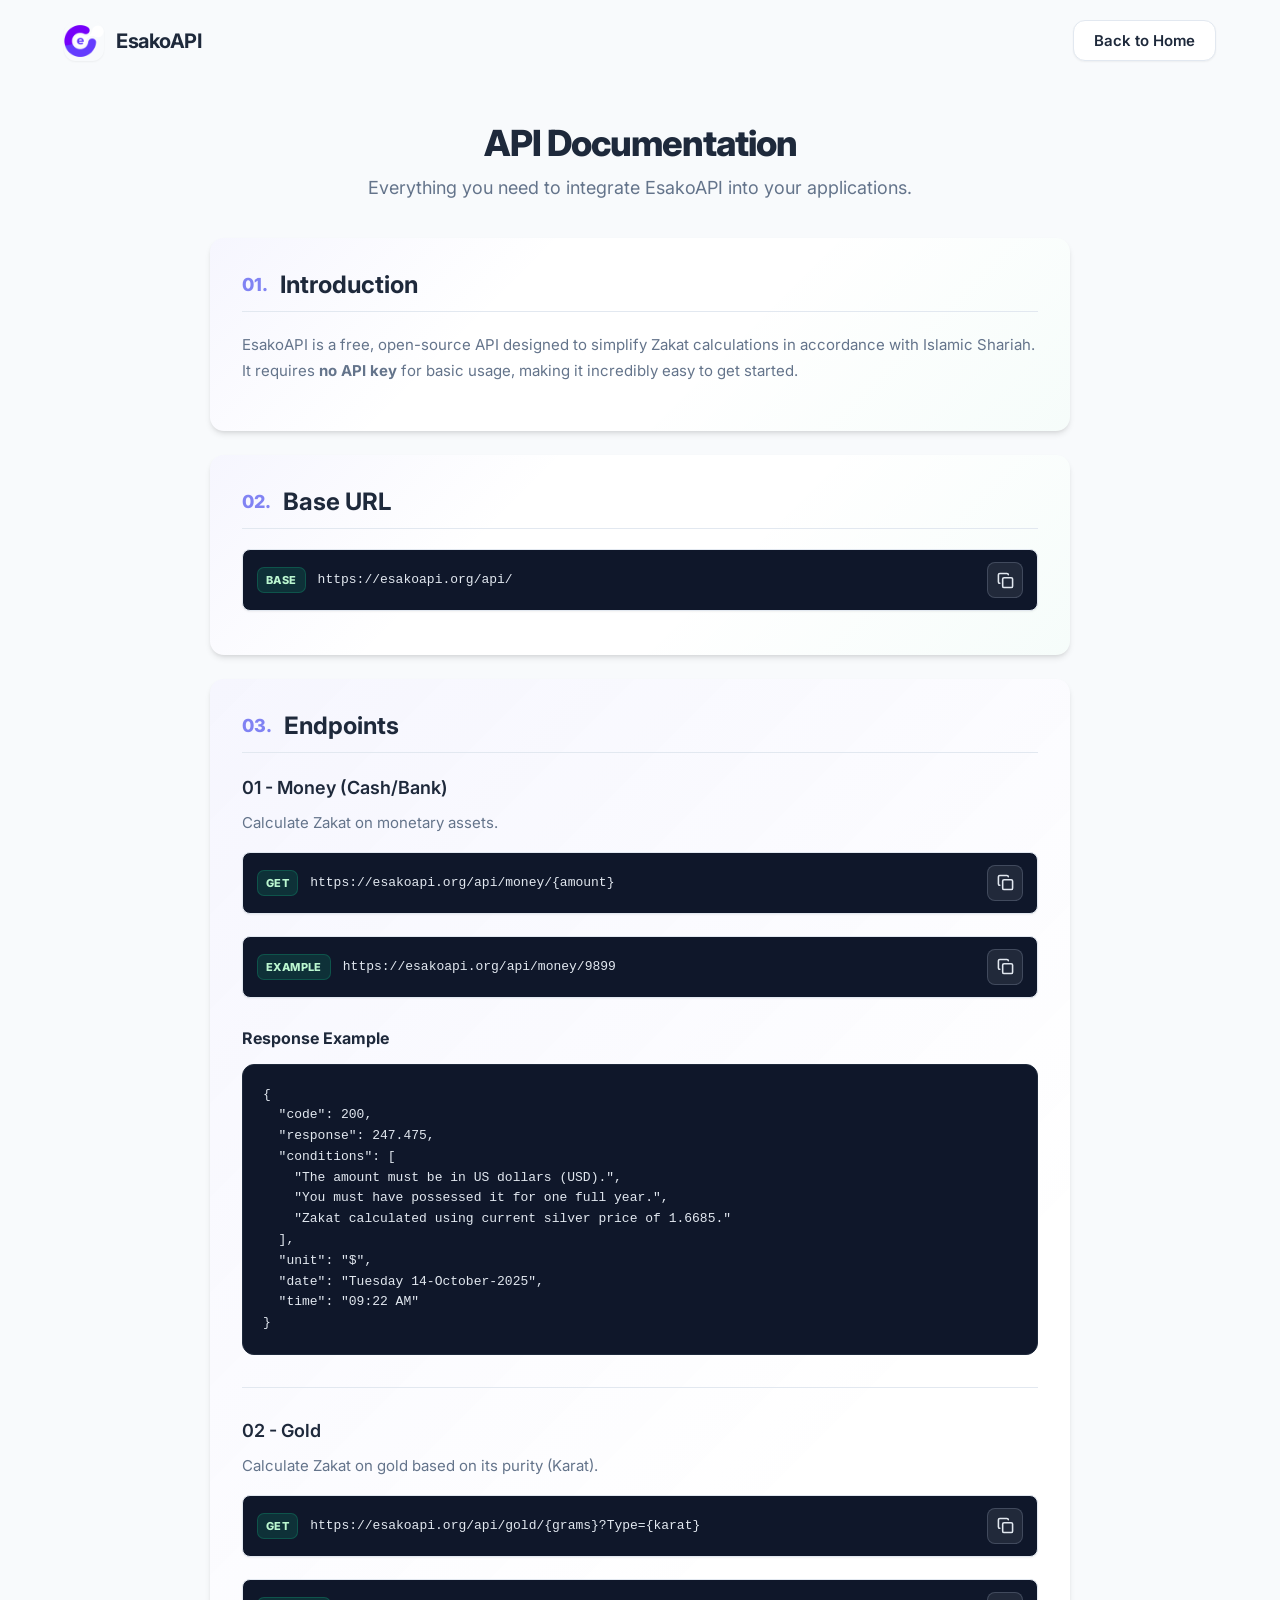
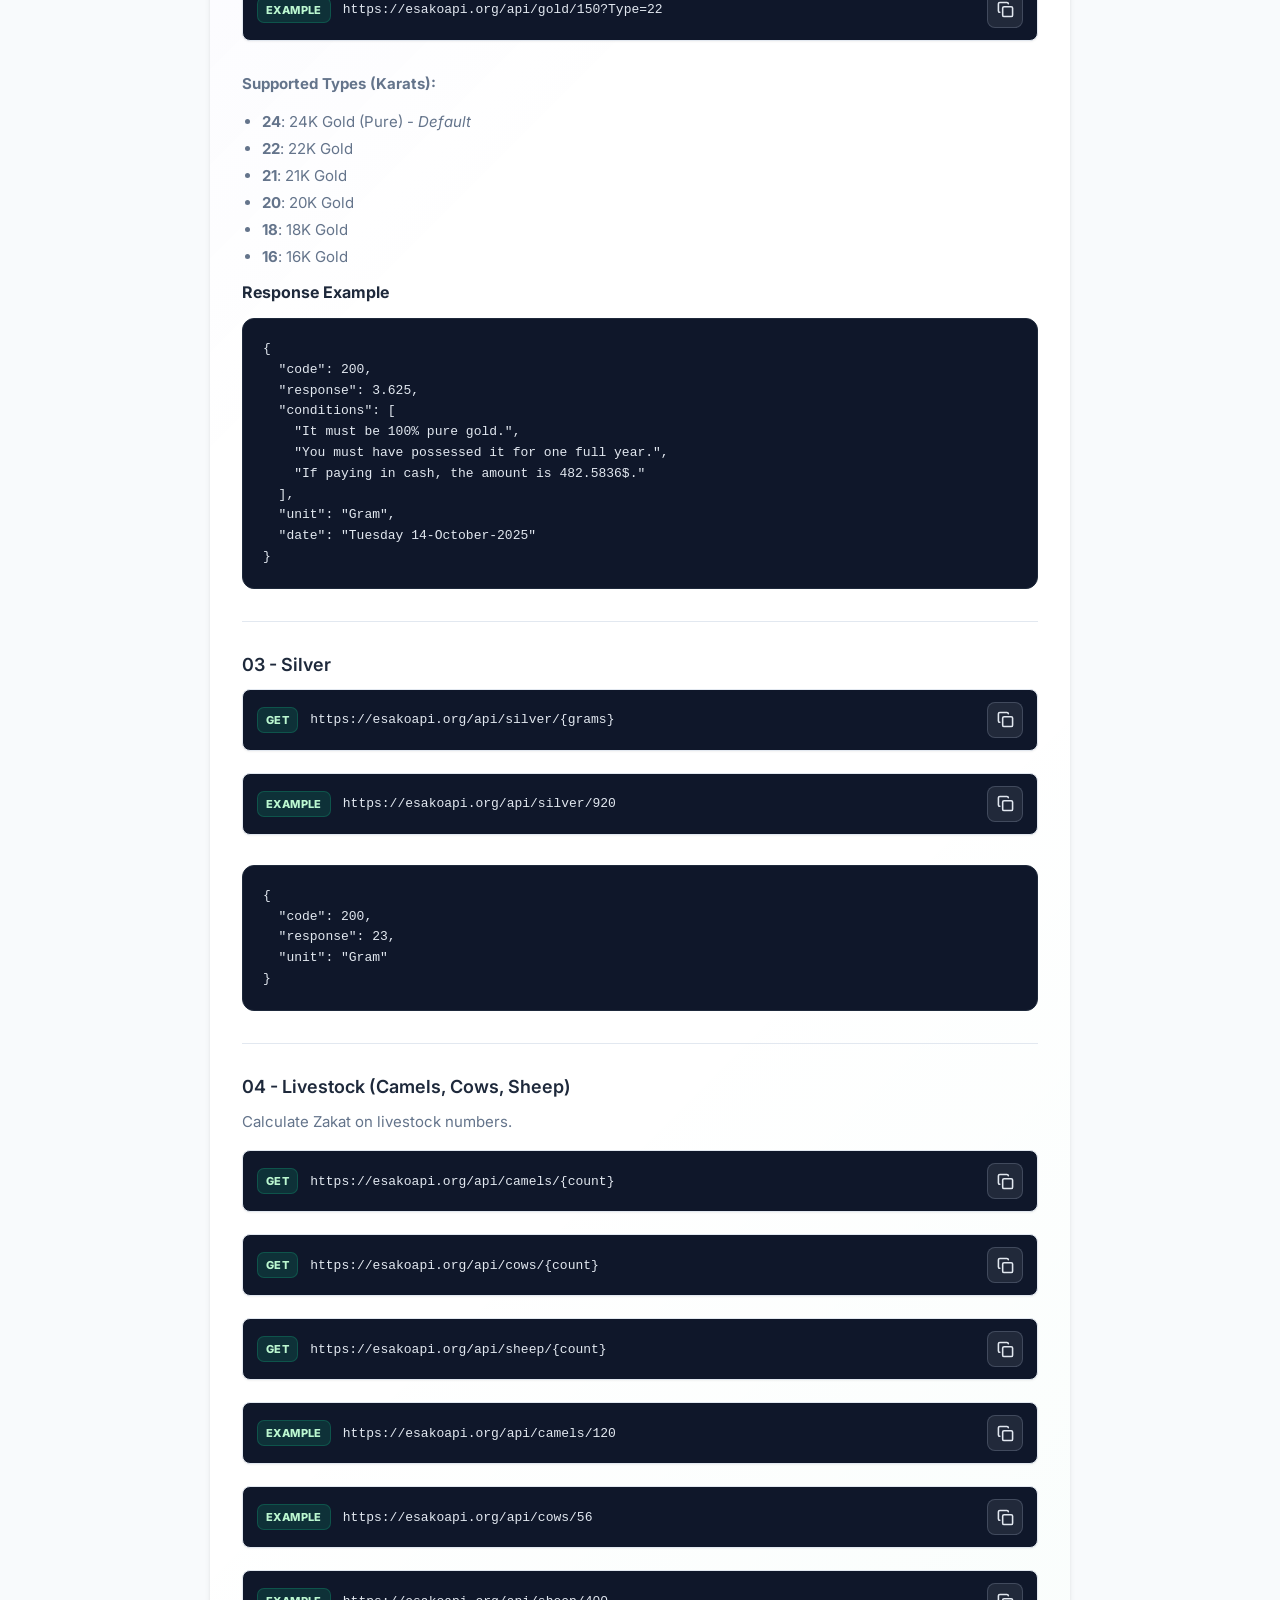
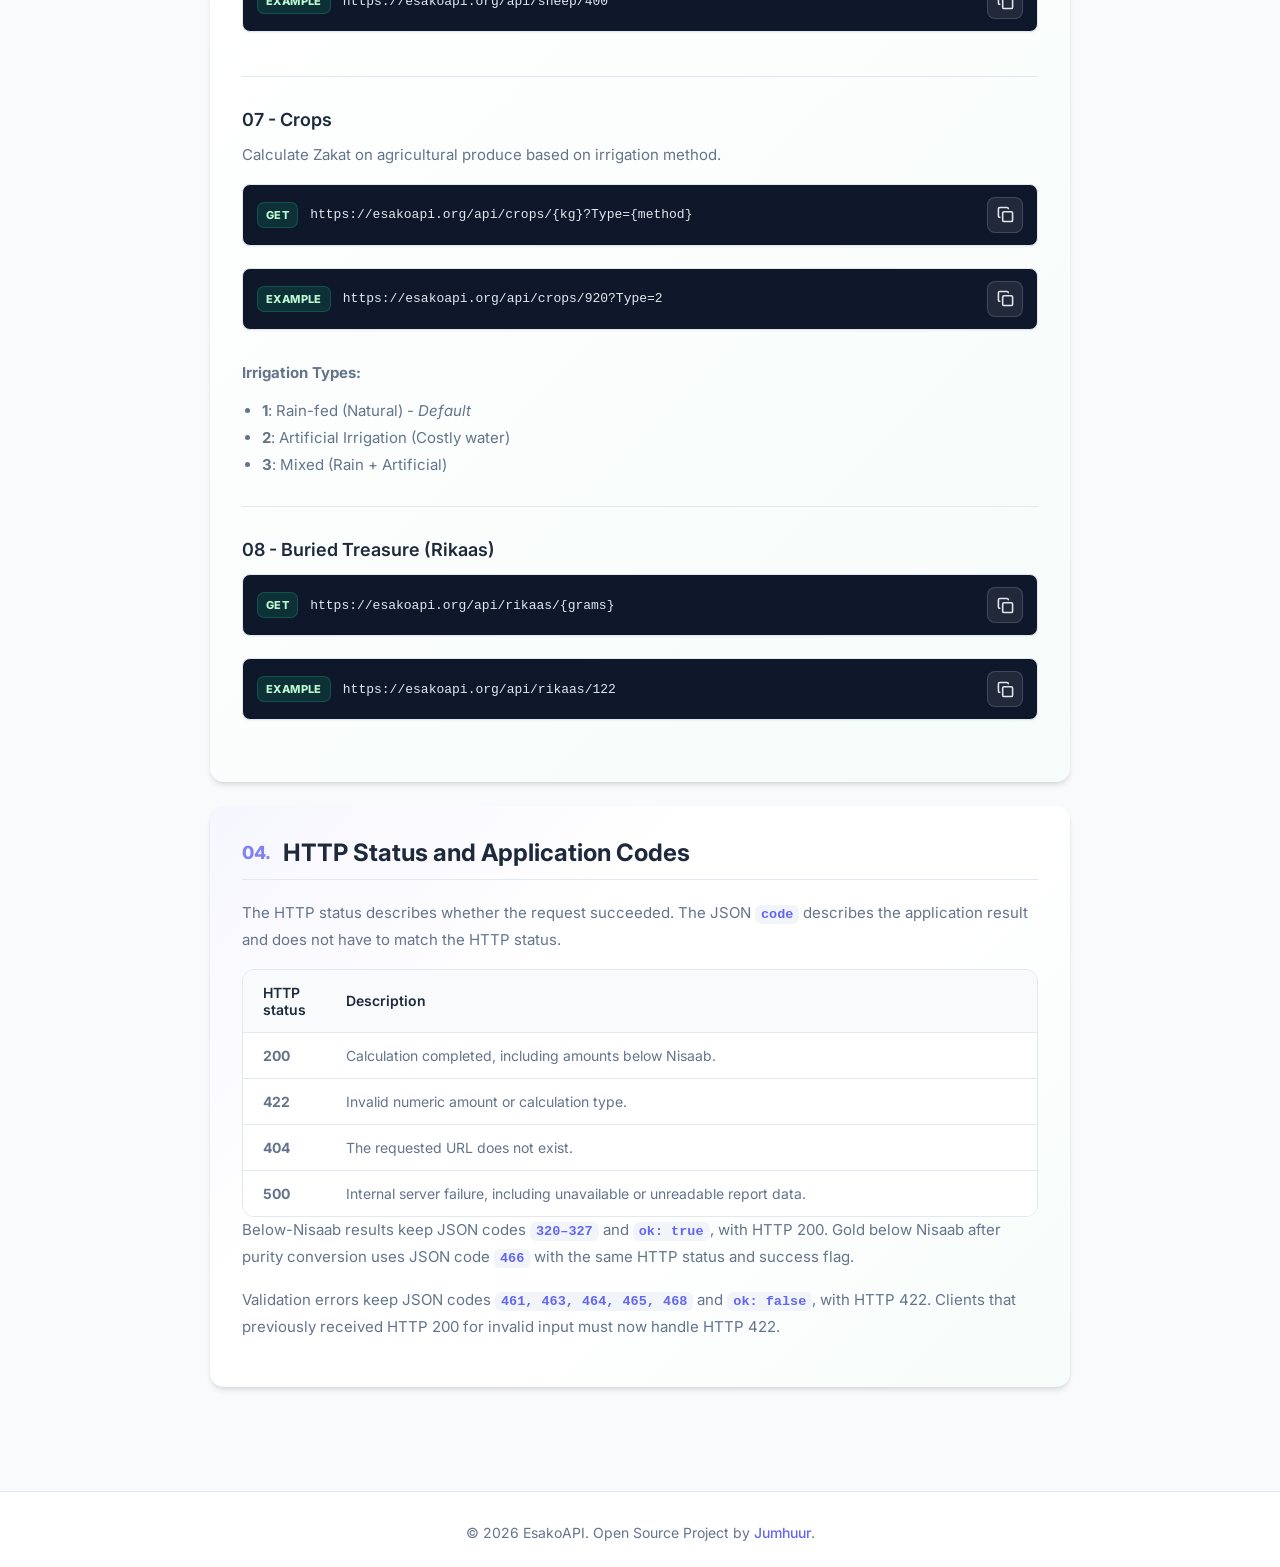
<file: static/docs.html>
<!doctype html>
<html lang="en">
  <head>
    <meta charset="utf-8" />
    <meta name="viewport" content="width=device-width, initial-scale=1" />
    <title>EsakoAPI - Documentation</title>
    <meta
      name="description"
      content="Official EsakoAPI documentation with endpoints and examples for calculating Zakat on money, gold, silver, livestock, crops, and more."
    />
    <meta
      name="keywords"
      content="EsakoAPI documentation, Zakat API docs, Islamic API documentation, Zakat calculator API, FastAPI Zakat endpoints"
    />
    <meta name="author" content="Jumhuur" />
    <meta name="robots" content="index, follow" />
    <meta name="application-name" content="EsakoAPI" />
    <link rel="canonical" href="https://esakoapi.org/doc" />

    <meta property="og:site_name" content="EsakoAPI" />
    <meta property="og:type" content="article" />
    <meta property="og:locale" content="en_US" />
    <meta property="og:url" content="https://esakoapi.org/doc" />
    <meta property="og:title" content="EsakoAPI Documentation" />
    <meta
      property="og:description"
      content="Explore EsakoAPI endpoints and examples for integrating Islamic Zakat calculations into your application."
    />
    <meta
      property="og:image"
      content="https://esakoapi.org/static/images/icon-512x512.png"
    />
    <meta property="og:image:width" content="512" />
    <meta property="og:image:height" content="512" />
    <meta property="og:image:alt" content="EsakoAPI logo" />

    <meta name="twitter:card" content="summary" />
    <meta name="twitter:title" content="EsakoAPI Documentation" />
    <meta
      name="twitter:description"
      content="Explore EsakoAPI endpoints and examples for integrating Islamic Zakat calculations into your application."
    />
    <meta
      name="twitter:image"
      content="https://esakoapi.org/static/images/icon-512x512.png"
    />
    <meta name="theme-color" content="#6366f1" />
    <link rel="icon" href="/static/images/Favicon.ico" sizes="any" />
    <link
      rel="icon"
      type="image/png"
      sizes="192x192"
      href="/static/images/icon-192x192.png"
    />
    <link rel="apple-touch-icon" href="/static/images/icon-192x192.png" />

    <!-- Google Fonts: Inter -->
    <link rel="preconnect" href="https://fonts.googleapis.com" />
    <link rel="preconnect" href="https://fonts.gstatic.com" crossorigin />
    <link
      href="https://fonts.googleapis.com/css2?family=Inter:wght@400;500;600;700;800&display=swap"
      rel="stylesheet"
    />

    <script type="application/ld+json">
      {
        "@context": "https://schema.org",
        "@type": "TechArticle",
        "headline": "EsakoAPI Documentation",
        "description": "Official documentation and examples for the EsakoAPI Islamic Zakat calculation API.",
        "url": "https://esakoapi.org/doc",
        "author": {
          "@type": "Person",
          "name": "Jumhuur",
          "url": "https://github.com/jumhuur"
        },
        "publisher": {
          "@type": "Organization",
          "name": "EsakoAPI",
          "logo": {
            "@type": "ImageObject",
            "url": "https://esakoapi.org/static/images/icon-512x512.png"
          }
        },
        "about": "Islamic Zakat calculation API documentation"
      }
    </script>

    <link rel="stylesheet" href="/static/css/docs.css" />
  </head>

  <body>
    <nav class="navbar">
      <a href="/" class="brand">
        <div class="brand-logo">
          <img src="/static/images/icon-192x192.png" alt="" />
        </div>
        <span class="brand-text">EsakoAPI</span>
      </a>
      <a href="/" class="btn-outline"> Back to Home </a>
    </nav>

    <div class="container">
      <div class="page-header">
        <h1>API Documentation</h1>
        <p>Everything you need to integrate EsakoAPI into your applications.</p>
      </div>

      <div class="section">
        <h2><span>01.</span> Introduction</h2>
        <p>
          EsakoAPI is a free, open-source API designed to simplify Zakat
          calculations in accordance with Islamic Shariah. It requires
          <strong>no API key</strong> for basic usage, making it incredibly easy
          to get started.
        </p>
      </div>

      <div class="section">
        <h2><span>02.</span> Base URL</h2>
        <div class="endpoint-url" data-copy-url="https://esakoapi.org/api/">
          <span class="endpoint-method">BASE</span>
          <span class="endpoint-text">https://esakoapi.org/api/</span>
          <button class="copy-btn" type="button" aria-label="Copy base URL">
            <svg
              class="copy-icon"
              aria-hidden="true"
              viewBox="0 0 24 24"
              fill="none"
              stroke="currentColor"
              stroke-linecap="round"
              stroke-linejoin="round"
            >
              <rect width="14" height="14" x="8" y="8" rx="2" ry="2" />
              <path
                d="M4 16c-1.1 0-2-.9-2-2V4c0-1.1.9-2 2-2h10c1.1 0 2 .9 2 2"
              />
            </svg>
            <svg
              class="check-icon"
              aria-hidden="true"
              viewBox="0 0 24 24"
              fill="none"
              stroke="currentColor"
              stroke-linecap="round"
              stroke-linejoin="round"
            >
              <path d="M20 6 9 17l-5-5" />
            </svg>
          </button>
        </div>
      </div>

      <div class="section">
        <h2><span>03.</span> Endpoints</h2>

        <h3>01 - Money (Cash/Bank)</h3>
        <p>Calculate Zakat on monetary assets.</p>
        <div class="endpoint-group">
          <div
            class="endpoint-url"
            data-copy-url="https://esakoapi.org/api/money/{amount}"
          >
            <span class="endpoint-method">GET</span>
            <span class="endpoint-text"
              >https://esakoapi.org/api/money/{amount}</span
            >
            <button
              class="copy-btn"
              type="button"
              aria-label="Copy money endpoint"
            >
              <svg
                class="copy-icon"
                aria-hidden="true"
                viewBox="0 0 24 24"
                fill="none"
                stroke="currentColor"
                stroke-linecap="round"
                stroke-linejoin="round"
              >
                <rect width="14" height="14" x="8" y="8" rx="2" ry="2" />
                <path
                  d="M4 16c-1.1 0-2-.9-2-2V4c0-1.1.9-2 2-2h10c1.1 0 2 .9 2 2"
                />
              </svg>
              <svg
                class="check-icon"
                aria-hidden="true"
                viewBox="0 0 24 24"
                fill="none"
                stroke="currentColor"
                stroke-linecap="round"
                stroke-linejoin="round"
              >
                <path d="M20 6 9 17l-5-5" />
              </svg>
            </button>
          </div>
          <div
            class="endpoint-url"
            data-copy-url="https://esakoapi.org/api/money/9899"
          >
            <span class="endpoint-method">EXAMPLE</span>
            <span class="endpoint-text"
              >https://esakoapi.org/api/money/9899</span
            >
            <button
              class="copy-btn"
              type="button"
              aria-label="Copy money example"
            >
              <svg
                class="copy-icon"
                aria-hidden="true"
                viewBox="0 0 24 24"
                fill="none"
                stroke="currentColor"
                stroke-linecap="round"
                stroke-linejoin="round"
              >
                <rect width="14" height="14" x="8" y="8" rx="2" ry="2" />
                <path
                  d="M4 16c-1.1 0-2-.9-2-2V4c0-1.1.9-2 2-2h10c1.1 0 2 .9 2 2"
                />
              </svg>
              <svg
                class="check-icon"
                aria-hidden="true"
                viewBox="0 0 24 24"
                fill="none"
                stroke="currentColor"
                stroke-linecap="round"
                stroke-linejoin="round"
              >
                <path d="M20 6 9 17l-5-5" />
              </svg>
            </button>
          </div>
        </div>

        <h4>Response Example</h4>
        <pre>
{
  "code": 200,
  "response": 247.475,
  "conditions": [
    "The amount must be in US dollars (USD).",
    "You must have possessed it for one full year.",
    "Zakat calculated using current silver price of 1.6685."
  ],
  "unit": "$",
  "date": "Tuesday 14-October-2025",
  "time": "09:22 AM"
}</pre
        >

        <hr class="subtle-divider" />

        <h3>02 - Gold</h3>
        <p>Calculate Zakat on gold based on its purity (Karat).</p>
        <div class="endpoint-group">
          <div
            class="endpoint-url"
            data-copy-url="https://esakoapi.org/api/gold/{grams}?Type={karat}"
          >
            <span class="endpoint-method">GET</span>
            <span class="endpoint-text"
              >https://esakoapi.org/api/gold/{grams}?Type={karat}</span
            >
            <button
              class="copy-btn"
              type="button"
              aria-label="Copy gold endpoint"
            >
              <svg
                class="copy-icon"
                aria-hidden="true"
                viewBox="0 0 24 24"
                fill="none"
                stroke="currentColor"
                stroke-linecap="round"
                stroke-linejoin="round"
              >
                <rect width="14" height="14" x="8" y="8" rx="2" ry="2" />
                <path
                  d="M4 16c-1.1 0-2-.9-2-2V4c0-1.1.9-2 2-2h10c1.1 0 2 .9 2 2"
                />
              </svg>
              <svg
                class="check-icon"
                aria-hidden="true"
                viewBox="0 0 24 24"
                fill="none"
                stroke="currentColor"
                stroke-linecap="round"
                stroke-linejoin="round"
              >
                <path d="M20 6 9 17l-5-5" />
              </svg>
            </button>
          </div>
          <div
            class="endpoint-url"
            data-copy-url="https://esakoapi.org/api/gold/150?Type=22"
          >
            <span class="endpoint-method">EXAMPLE</span>
            <span class="endpoint-text"
              >https://esakoapi.org/api/gold/150?Type=22</span
            >
            <button
              class="copy-btn"
              type="button"
              aria-label="Copy gold example"
            >
              <svg
                class="copy-icon"
                aria-hidden="true"
                viewBox="0 0 24 24"
                fill="none"
                stroke="currentColor"
                stroke-linecap="round"
                stroke-linejoin="round"
              >
                <rect width="14" height="14" x="8" y="8" rx="2" ry="2" />
                <path
                  d="M4 16c-1.1 0-2-.9-2-2V4c0-1.1.9-2 2-2h10c1.1 0 2 .9 2 2"
                />
              </svg>
              <svg
                class="check-icon"
                aria-hidden="true"
                viewBox="0 0 24 24"
                fill="none"
                stroke="currentColor"
                stroke-linecap="round"
                stroke-linejoin="round"
              >
                <path d="M20 6 9 17l-5-5" />
              </svg>
            </button>
          </div>
        </div>

        <p><strong>Supported Types (Karats):</strong></p>
        <ul>
          <li><strong>24</strong>: 24K Gold (Pure) - <em>Default</em></li>
          <li><strong>22</strong>: 22K Gold</li>
          <li><strong>21</strong>: 21K Gold</li>
          <li><strong>20</strong>: 20K Gold</li>
          <li><strong>18</strong>: 18K Gold</li>
          <li><strong>16</strong>: 16K Gold</li>
        </ul>

        <h4>Response Example</h4>
        <pre>
{
  "code": 200,
  "response": 3.625,
  "conditions": [
    "It must be 100% pure gold.",
    "You must have possessed it for one full year.",
    "If paying in cash, the amount is 482.5836$."
  ],
  "unit": "Gram",
  "date": "Tuesday 14-October-2025"
}</pre
        >

        <hr class="subtle-divider" />

        <h3>03 - Silver</h3>
        <div class="endpoint-group">
          <div
            class="endpoint-url"
            data-copy-url="https://esakoapi.org/api/silver/{grams}"
          >
            <span class="endpoint-method">GET</span>
            <span class="endpoint-text"
              >https://esakoapi.org/api/silver/{grams}</span
            >
            <button
              class="copy-btn"
              type="button"
              aria-label="Copy silver endpoint"
            >
              <svg
                class="copy-icon"
                aria-hidden="true"
                viewBox="0 0 24 24"
                fill="none"
                stroke="currentColor"
                stroke-linecap="round"
                stroke-linejoin="round"
              >
                <rect width="14" height="14" x="8" y="8" rx="2" ry="2" />
                <path
                  d="M4 16c-1.1 0-2-.9-2-2V4c0-1.1.9-2 2-2h10c1.1 0 2 .9 2 2"
                />
              </svg>
              <svg
                class="check-icon"
                aria-hidden="true"
                viewBox="0 0 24 24"
                fill="none"
                stroke="currentColor"
                stroke-linecap="round"
                stroke-linejoin="round"
              >
                <path d="M20 6 9 17l-5-5" />
              </svg>
            </button>
          </div>
          <div
            class="endpoint-url"
            data-copy-url="https://esakoapi.org/api/silver/920"
          >
            <span class="endpoint-method">EXAMPLE</span>
            <span class="endpoint-text"
              >https://esakoapi.org/api/silver/920</span
            >
            <button
              class="copy-btn"
              type="button"
              aria-label="Copy silver example"
            >
              <svg
                class="copy-icon"
                aria-hidden="true"
                viewBox="0 0 24 24"
                fill="none"
                stroke="currentColor"
                stroke-linecap="round"
                stroke-linejoin="round"
              >
                <rect width="14" height="14" x="8" y="8" rx="2" ry="2" />
                <path
                  d="M4 16c-1.1 0-2-.9-2-2V4c0-1.1.9-2 2-2h10c1.1 0 2 .9 2 2"
                />
              </svg>
              <svg
                class="check-icon"
                aria-hidden="true"
                viewBox="0 0 24 24"
                fill="none"
                stroke="currentColor"
                stroke-linecap="round"
                stroke-linejoin="round"
              >
                <path d="M20 6 9 17l-5-5" />
              </svg>
            </button>
          </div>
        </div>
        <pre>
{
  "code": 200,
  "response": 23,
  "unit": "Gram"
}</pre
        >

        <hr class="subtle-divider" />

        <h3>04 - Livestock (Camels, Cows, Sheep)</h3>
        <p>Calculate Zakat on livestock numbers.</p>

        <div class="endpoint-group">
          <div
            class="endpoint-url"
            data-copy-url="https://esakoapi.org/api/camels/{count}"
          >
            <span class="endpoint-method">GET</span>
            <span class="endpoint-text"
              >https://esakoapi.org/api/camels/{count}</span
            >
            <button
              class="copy-btn"
              type="button"
              aria-label="Copy camels endpoint"
            >
              <svg
                class="copy-icon"
                aria-hidden="true"
                viewBox="0 0 24 24"
                fill="none"
                stroke="currentColor"
                stroke-linecap="round"
                stroke-linejoin="round"
              >
                <rect width="14" height="14" x="8" y="8" rx="2" ry="2" />
                <path
                  d="M4 16c-1.1 0-2-.9-2-2V4c0-1.1.9-2 2-2h10c1.1 0 2 .9 2 2"
                />
              </svg>
              <svg
                class="check-icon"
                aria-hidden="true"
                viewBox="0 0 24 24"
                fill="none"
                stroke="currentColor"
                stroke-linecap="round"
                stroke-linejoin="round"
              >
                <path d="M20 6 9 17l-5-5" />
              </svg>
            </button>
          </div>
          <div
            class="endpoint-url"
            data-copy-url="https://esakoapi.org/api/cows/{count}"
          >
            <span class="endpoint-method">GET</span>
            <span class="endpoint-text"
              >https://esakoapi.org/api/cows/{count}</span
            >
            <button
              class="copy-btn"
              type="button"
              aria-label="Copy cows endpoint"
            >
              <svg
                class="copy-icon"
                aria-hidden="true"
                viewBox="0 0 24 24"
                fill="none"
                stroke="currentColor"
                stroke-linecap="round"
                stroke-linejoin="round"
              >
                <rect width="14" height="14" x="8" y="8" rx="2" ry="2" />
                <path
                  d="M4 16c-1.1 0-2-.9-2-2V4c0-1.1.9-2 2-2h10c1.1 0 2 .9 2 2"
                />
              </svg>
              <svg
                class="check-icon"
                aria-hidden="true"
                viewBox="0 0 24 24"
                fill="none"
                stroke="currentColor"
                stroke-linecap="round"
                stroke-linejoin="round"
              >
                <path d="M20 6 9 17l-5-5" />
              </svg>
            </button>
          </div>
          <div
            class="endpoint-url"
            data-copy-url="https://esakoapi.org/api/sheep/{count}"
          >
            <span class="endpoint-method">GET</span>
            <span class="endpoint-text"
              >https://esakoapi.org/api/sheep/{count}</span
            >
            <button
              class="copy-btn"
              type="button"
              aria-label="Copy sheep endpoint"
            >
              <svg
                class="copy-icon"
                aria-hidden="true"
                viewBox="0 0 24 24"
                fill="none"
                stroke="currentColor"
                stroke-linecap="round"
                stroke-linejoin="round"
              >
                <rect width="14" height="14" x="8" y="8" rx="2" ry="2" />
                <path
                  d="M4 16c-1.1 0-2-.9-2-2V4c0-1.1.9-2 2-2h10c1.1 0 2 .9 2 2"
                />
              </svg>
              <svg
                class="check-icon"
                aria-hidden="true"
                viewBox="0 0 24 24"
                fill="none"
                stroke="currentColor"
                stroke-linecap="round"
                stroke-linejoin="round"
              >
                <path d="M20 6 9 17l-5-5" />
              </svg>
            </button>
          </div>
          <div
            class="endpoint-url"
            data-copy-url="https://esakoapi.org/api/camels/120"
          >
            <span class="endpoint-method">EXAMPLE</span>
            <span class="endpoint-text"
              >https://esakoapi.org/api/camels/120</span
            >
            <button
              class="copy-btn"
              type="button"
              aria-label="Copy camels example"
            >
              <svg
                class="copy-icon"
                aria-hidden="true"
                viewBox="0 0 24 24"
                fill="none"
                stroke="currentColor"
                stroke-linecap="round"
                stroke-linejoin="round"
              >
                <rect width="14" height="14" x="8" y="8" rx="2" ry="2" />
                <path
                  d="M4 16c-1.1 0-2-.9-2-2V4c0-1.1.9-2 2-2h10c1.1 0 2 .9 2 2"
                />
              </svg>
              <svg
                class="check-icon"
                aria-hidden="true"
                viewBox="0 0 24 24"
                fill="none"
                stroke="currentColor"
                stroke-linecap="round"
                stroke-linejoin="round"
              >
                <path d="M20 6 9 17l-5-5" />
              </svg>
            </button>
          </div>
          <div
            class="endpoint-url"
            data-copy-url="https://esakoapi.org/api/cows/56"
          >
            <span class="endpoint-method">EXAMPLE</span>
            <span class="endpoint-text">https://esakoapi.org/api/cows/56</span>
            <button
              class="copy-btn"
              type="button"
              aria-label="Copy cows example"
            >
              <svg
                class="copy-icon"
                aria-hidden="true"
                viewBox="0 0 24 24"
                fill="none"
                stroke="currentColor"
                stroke-linecap="round"
                stroke-linejoin="round"
              >
                <rect width="14" height="14" x="8" y="8" rx="2" ry="2" />
                <path
                  d="M4 16c-1.1 0-2-.9-2-2V4c0-1.1.9-2 2-2h10c1.1 0 2 .9 2 2"
                />
              </svg>
              <svg
                class="check-icon"
                aria-hidden="true"
                viewBox="0 0 24 24"
                fill="none"
                stroke="currentColor"
                stroke-linecap="round"
                stroke-linejoin="round"
              >
                <path d="M20 6 9 17l-5-5" />
              </svg>
            </button>
          </div>
          <div
            class="endpoint-url"
            data-copy-url="https://esakoapi.org/api/sheep/400"
          >
            <span class="endpoint-method">EXAMPLE</span>
            <span class="endpoint-text"
              >https://esakoapi.org/api/sheep/400</span
            >
            <button
              class="copy-btn"
              type="button"
              aria-label="Copy sheep example"
            >
              <svg
                class="copy-icon"
                aria-hidden="true"
                viewBox="0 0 24 24"
                fill="none"
                stroke="currentColor"
                stroke-linecap="round"
                stroke-linejoin="round"
              >
                <rect width="14" height="14" x="8" y="8" rx="2" ry="2" />
                <path
                  d="M4 16c-1.1 0-2-.9-2-2V4c0-1.1.9-2 2-2h10c1.1 0 2 .9 2 2"
                />
              </svg>
              <svg
                class="check-icon"
                aria-hidden="true"
                viewBox="0 0 24 24"
                fill="none"
                stroke="currentColor"
                stroke-linecap="round"
                stroke-linejoin="round"
              >
                <path d="M20 6 9 17l-5-5" />
              </svg>
            </button>
          </div>
        </div>

        <hr class="subtle-divider" />

        <h3>07 - Crops</h3>
        <p>
          Calculate Zakat on agricultural produce based on irrigation method.
        </p>
        <div class="endpoint-group">
          <div
            class="endpoint-url"
            data-copy-url="https://esakoapi.org/api/crops/{kg}?Type={method}"
          >
            <span class="endpoint-method">GET</span>
            <span class="endpoint-text"
              >https://esakoapi.org/api/crops/{kg}?Type={method}</span
            >
            <button
              class="copy-btn"
              type="button"
              aria-label="Copy crops endpoint"
            >
              <svg
                class="copy-icon"
                aria-hidden="true"
                viewBox="0 0 24 24"
                fill="none"
                stroke="currentColor"
                stroke-linecap="round"
                stroke-linejoin="round"
              >
                <rect width="14" height="14" x="8" y="8" rx="2" ry="2" />
                <path
                  d="M4 16c-1.1 0-2-.9-2-2V4c0-1.1.9-2 2-2h10c1.1 0 2 .9 2 2"
                />
              </svg>
              <svg
                class="check-icon"
                aria-hidden="true"
                viewBox="0 0 24 24"
                fill="none"
                stroke="currentColor"
                stroke-linecap="round"
                stroke-linejoin="round"
              >
                <path d="M20 6 9 17l-5-5" />
              </svg>
            </button>
          </div>
          <div
            class="endpoint-url"
            data-copy-url="https://esakoapi.org/api/crops/920?Type=2"
          >
            <span class="endpoint-method">EXAMPLE</span>
            <span class="endpoint-text"
              >https://esakoapi.org/api/crops/920?Type=2</span
            >
            <button
              class="copy-btn"
              type="button"
              aria-label="Copy crops example"
            >
              <svg
                class="copy-icon"
                aria-hidden="true"
                viewBox="0 0 24 24"
                fill="none"
                stroke="currentColor"
                stroke-linecap="round"
                stroke-linejoin="round"
              >
                <rect width="14" height="14" x="8" y="8" rx="2" ry="2" />
                <path
                  d="M4 16c-1.1 0-2-.9-2-2V4c0-1.1.9-2 2-2h10c1.1 0 2 .9 2 2"
                />
              </svg>
              <svg
                class="check-icon"
                aria-hidden="true"
                viewBox="0 0 24 24"
                fill="none"
                stroke="currentColor"
                stroke-linecap="round"
                stroke-linejoin="round"
              >
                <path d="M20 6 9 17l-5-5" />
              </svg>
            </button>
          </div>
        </div>

        <p><strong>Irrigation Types:</strong></p>
        <ul>
          <li><strong>1</strong>: Rain-fed (Natural) - <em>Default</em></li>
          <li><strong>2</strong>: Artificial Irrigation (Costly water)</li>
          <li><strong>3</strong>: Mixed (Rain + Artificial)</li>
        </ul>

        <hr class="subtle-divider" />

        <h3>08 - Buried Treasure (Rikaas)</h3>
        <div class="endpoint-group">
          <div
            class="endpoint-url"
            data-copy-url="https://esakoapi.org/api/rikaas/{grams}"
          >
            <span class="endpoint-method">GET</span>
            <span class="endpoint-text"
              >https://esakoapi.org/api/rikaas/{grams}</span
            >
            <button
              class="copy-btn"
              type="button"
              aria-label="Copy rikaas endpoint"
            >
              <svg
                class="copy-icon"
                aria-hidden="true"
                viewBox="0 0 24 24"
                fill="none"
                stroke="currentColor"
                stroke-linecap="round"
                stroke-linejoin="round"
              >
                <rect width="14" height="14" x="8" y="8" rx="2" ry="2" />
                <path
                  d="M4 16c-1.1 0-2-.9-2-2V4c0-1.1.9-2 2-2h10c1.1 0 2 .9 2 2"
                />
              </svg>
              <svg
                class="check-icon"
                aria-hidden="true"
                viewBox="0 0 24 24"
                fill="none"
                stroke="currentColor"
                stroke-linecap="round"
                stroke-linejoin="round"
              >
                <path d="M20 6 9 17l-5-5" />
              </svg>
            </button>
          </div>
          <div
            class="endpoint-url"
            data-copy-url="https://esakoapi.org/api/rikaas/122"
          >
            <span class="endpoint-method">EXAMPLE</span>
            <span class="endpoint-text"
              >https://esakoapi.org/api/rikaas/122</span
            >
            <button
              class="copy-btn"
              type="button"
              aria-label="Copy rikaas example"
            >
              <svg
                class="copy-icon"
                aria-hidden="true"
                viewBox="0 0 24 24"
                fill="none"
                stroke="currentColor"
                stroke-linecap="round"
                stroke-linejoin="round"
              >
                <rect width="14" height="14" x="8" y="8" rx="2" ry="2" />
                <path
                  d="M4 16c-1.1 0-2-.9-2-2V4c0-1.1.9-2 2-2h10c1.1 0 2 .9 2 2"
                />
              </svg>
              <svg
                class="check-icon"
                aria-hidden="true"
                viewBox="0 0 24 24"
                fill="none"
                stroke="currentColor"
                stroke-linecap="round"
                stroke-linejoin="round"
              >
                <path d="M20 6 9 17l-5-5" />
              </svg>
            </button>
          </div>
        </div>
      </div>

      <div class="section">
        <h2><span>04.</span> HTTP Status and Application Codes</h2>
        <p>
          The HTTP status describes whether the request succeeded. The JSON
          <code class="inline">code</code> describes the application result and
          does not have to match the HTTP status.
        </p>
        <table>
          <thead>
            <tr><th class="status-code-col">HTTP status</th><th>Description</th></tr>
          </thead>
          <tbody>
            <tr><td><strong>200</strong></td><td>Calculation completed, including amounts below Nisaab.</td></tr>
            <tr><td><strong>422</strong></td><td>Invalid numeric amount or calculation type.</td></tr>
            <tr><td><strong>404</strong></td><td>The requested URL does not exist.</td></tr>
            <tr><td><strong>500</strong></td><td>Internal server failure, including unavailable or unreadable report data.</td></tr>
          </tbody>
        </table>
        <p>
          Below-Nisaab results keep JSON codes <code class="inline">320–327</code>
          and <code class="inline">ok: true</code>, with HTTP 200. Gold below Nisaab
          after purity conversion uses JSON code <code class="inline">466</code>
          with the same HTTP status and success flag.
        </p>
        <p>
          Validation errors keep JSON codes <code class="inline">461, 463, 464, 465, 468</code>
          and <code class="inline">ok: false</code>, with HTTP 422. Clients that
          previously received HTTP 200 for invalid input must now handle HTTP 422.
        </p>
      </div>
    </div>

    <footer>
      <p>
        &copy; 2026 EsakoAPI. Open Source Project by
        <a href="https://github.com/jumhuur" target="_blank">Jumhuur</a>.
      </p>
    </footer>

    <script src="/static/js/docs.js"></script>
  </body>
</html>
</file>
<file: static/css/docs.css>
﻿:root {
  --primary: #6366f1;
  --primary-dark: #4f46e5;
  --bg: #f8fafc;
  --card: #ffffff;
  --text-main: #1e293b;
  --text-muted: #64748b;
  --border: #e2e8f0;
  --radius: 16px;
  --shadow-sm: 0 1px 2px 0 rgb(0 0 0 / 0.05);
  --shadow: 0 4px 6px -1px rgb(0 0 0 / 0.1), 0 2px 4px -2px rgb(0 0 0 / 0.1);
  --code-bg: #0f172a;
  --code-text: #e2e8f0;
  --inline-code-bg: #f1f5f9;
}

@media (prefers-color-scheme: dark) {
  :root {
    --primary: #818cf8;
    --primary-dark: #6366f1;
    --bg: #0f172a;
    --card: #1e293b;
    --text-main: #f1f5f9;
    --text-muted: #94a3b8;
    --border: #334155;
    --shadow-sm: 0 1px 2px 0 rgb(0 0 0 / 0.3);
    --shadow: 0 4px 6px -1px rgb(0 0 0 / 0.3), 0 2px 4px -2px rgb(0 0 0 / 0.3);
    --code-bg: #020617;
    --code-text: #e2e8f0;
    --inline-code-bg: #334155;
  }
}

* {
  box-sizing: border-box;
  margin: 0;
  padding: 0;
  font-family: "Inter", sans-serif;
}

body {
  background-color: var(--bg);
  color: var(--text-main);
  min-height: 100vh;
  display: flex;
  flex-direction: column;
  align-items: center;
}

/* Navbar */
.navbar {
  width: 100%;
  max-width: 1200px;
  padding: 20px 24px;
  display: flex;
  justify-content: space-between;
  align-items: center;
}

.brand {
  display: flex;
  align-items: center;
  gap: 12px;
  text-decoration: none;
}

.brand-logo {
  width: 40px;
  height: 40px;
  background: linear-gradient(135deg, var(--primary), #8b5cf6);
  background: transparent;
  color: white;
  border-radius: 12px;
  display: flex;
  align-items: center;
  justify-content: center;
  font-weight: 700;
  font-size: 20px;
  box-shadow: var(--shadow-sm);
}

.brand-logo img {
  width: 100%;
  height: 100%;
}

.brand-text {
  font-size: 20px;
  font-weight: 700;
  color: var(--text-main);
  letter-spacing: -0.5px;
}

.btn-outline {
  display: inline-flex;
  align-items: center;
  justify-content: center;
  padding: 10px 20px;
  border-radius: 12px;
  font-weight: 600;
  font-size: 15px;
  cursor: pointer;
  transition: all 0.2s;
  background: var(--card);
  color: var(--text-main);
  border: 1px solid var(--border);
  text-decoration: none;
  box-shadow: var(--shadow-sm);
}

.btn-outline:hover {
  border-color: var(--primary);
  color: var(--primary);
  background: var(--bg);
}

/* Main Content */
.container {
  width: 100%;
  max-width: 900px;
  padding: 40px 20px 80px;
}

.page-header {
  margin-bottom: 40px;
  text-align: center;
}

.page-header h1 {
  font-size: 36px;
  font-weight: 800;
  color: var(--text-main);
  margin-bottom: 12px;
  letter-spacing: -1px;
}

.page-header p {
  font-size: 18px;
  color: var(--text-muted);
}

/* Sections */
.section {
  background: var(--card);
  border-radius: 14px;
  padding: 32px;
  box-shadow: var(--shadow);
  margin-bottom: 24px;
  position: relative;
  overflow: hidden;
}

.section::before {
  content: "";
  position: absolute;
  inset: 0;
  background:
    linear-gradient(135deg, rgba(99, 102, 241, 0.06), transparent 34%),
    linear-gradient(315deg, rgba(16, 185, 129, 0.04), transparent 42%);
  pointer-events: none;
}

.section > * {
  position: relative;
  z-index: 1;
}

.section h2 {
  font-size: 24px;
  font-weight: 700;
  color: var(--text-main);
  margin-bottom: 20px;
  padding-bottom: 12px;
  border-bottom: 1px solid var(--border);
  display: flex;
  align-items: center;
  gap: 12px;
}

.section h2 span {
  color: var(--primary);
  font-size: 18px;
  opacity: 0.8;
  font-weight: 800;
}

.section h3 {
  font-size: 18px;
  font-weight: 600;
  color: var(--text-main);
  margin: 24px 0 12px;
}

.section p {
  font-size: 15px;
  line-height: 1.7;
  color: var(--text-muted);
  margin-bottom: 16px;
}

.section ul {
  margin-bottom: 16px;
  padding-left: 20px;
  color: var(--text-muted);
}

.section li {
  margin-bottom: 8px;
  font-size: 15px;
}

/* Code Blocks */
pre {
  background: var(--code-bg);
  color: var(--code-text);
  padding: 20px;
  border-radius: 12px;
  overflow-x: auto;
  font-family:
    "ui-monospace", "SFMono-Regular", "Menlo", "Monaco", "Consolas", monospace;
  font-size: 13px;
  margin: 16px 0;
  line-height: 1.6;
  border: 1px solid #1e293b;
}

code.inline {
  background: var(--inline-code-bg);
  color: var(--primary);
  padding: 2px 6px;
  border-radius: 6px;
  font-size: 0.9em;
  font-family:
    "ui-monospace", "SFMono-Regular", "Menlo", "Monaco", "Consolas", monospace;
  font-weight: 600;
}

.endpoint-url {
  background: var(--code-bg);
  color: var(--code-text);
  padding: 12px 14px;
  border-radius: 8px;
  border: 1px solid var(--border);
  display: flex;
  align-items: center;
  gap: 12px;
  margin-bottom: 12px;
  width: 100%;
  min-width: 0;
  box-shadow: var(--shadow-sm);
}

.endpoint-method {
  color: #bbf7d0;
  background: rgba(16, 185, 129, 0.16);
  border: 1px solid rgba(16, 185, 129, 0.26);
  border-radius: 7px;
  padding: 5px 8px;
  font-size: 11px;
  font-weight: 800;
  letter-spacing: 0.4px;
  flex: 0 0 auto;
}

.endpoint-text {
  font-family:
    "ui-monospace", "SFMono-Regular", "Menlo", "Monaco", "Consolas", monospace;
  font-size: 13px;
  line-height: 1.5;
  overflow-x: auto;
  white-space: nowrap;
  scrollbar-width: none;
  flex: 1;
}

.endpoint-text::-webkit-scrollbar {
  display: none;
}

.copy-btn {
  width: 36px;
  height: 36px;
  border-radius: 8px;
  border: 1px solid rgba(148, 163, 184, 0.28);
  background: rgba(255, 255, 255, 0.08);
  color: var(--code-text);
  display: grid;
  place-items: center;
  cursor: pointer;
  transition: all 0.2s ease;
  flex: 0 0 auto;
}

.copy-btn:hover {
  background: rgba(99, 102, 241, 0.2);
  border-color: rgba(129, 140, 248, 0.45);
  transform: translateY(-1px);
}

.copy-btn svg {
  width: 17px;
  height: 17px;
  stroke-width: 2.2;
}

.copy-btn .check-icon {
  display: none;
}

.copy-btn.copied {
  color: #86efac;
  border-color: rgba(134, 239, 172, 0.5);
  background: rgba(34, 197, 94, 0.14);
}

.copy-btn.copied .copy-icon {
  display: none;
}

.copy-btn.copied .check-icon {
  display: block;
}

.endpoint-group {
  display: grid;
  gap: 10px;
  margin: 14px 0 18px;
}

.subtle-divider {
  border: 0;
  border-top: 1px solid var(--border);
  margin: 32px 0;
}

/* Tables */
table {
  width: 100%;
  border-collapse: separate;
  border-spacing: 0;
  margin-top: 16px;
  border: 1px solid var(--border);
  border-radius: 12px;
  overflow: hidden;
}

th,
td {
  padding: 14px 20px;
  text-align: left;
  border-bottom: 1px solid var(--border);
}

th {
  background: var(--bg);
  color: var(--text-main);
  font-weight: 600;
  font-size: 14px;
}

.status-code-col {
  width: 80px;
}

td {
  font-size: 14px;
  color: var(--text-muted);
  background: var(--card);
}

tr:last-child td {
  border-bottom: none;
}

/* Footer */
footer {
  margin-top: auto;
  border-top: 1px solid var(--border);
  width: 100%;
  padding: 32px 20px;
  text-align: center;
  color: var(--text-muted);
  font-size: 14px;
  background: var(--card);
}

footer a {
  color: var(--primary);
  text-decoration: none;
  font-weight: 500;
}

footer a:hover {
  text-decoration: underline;
}

/* Responsive */
@media (max-width: 768px) {
  .page-header h1 {
    font-size: 28px;
  }

  .section {
    padding: 20px;
  }

  .endpoint-url {
    align-items: stretch;
    gap: 10px;
  }

  .endpoint-method {
    display: grid;
    place-items: center;
  }
}
</file>
